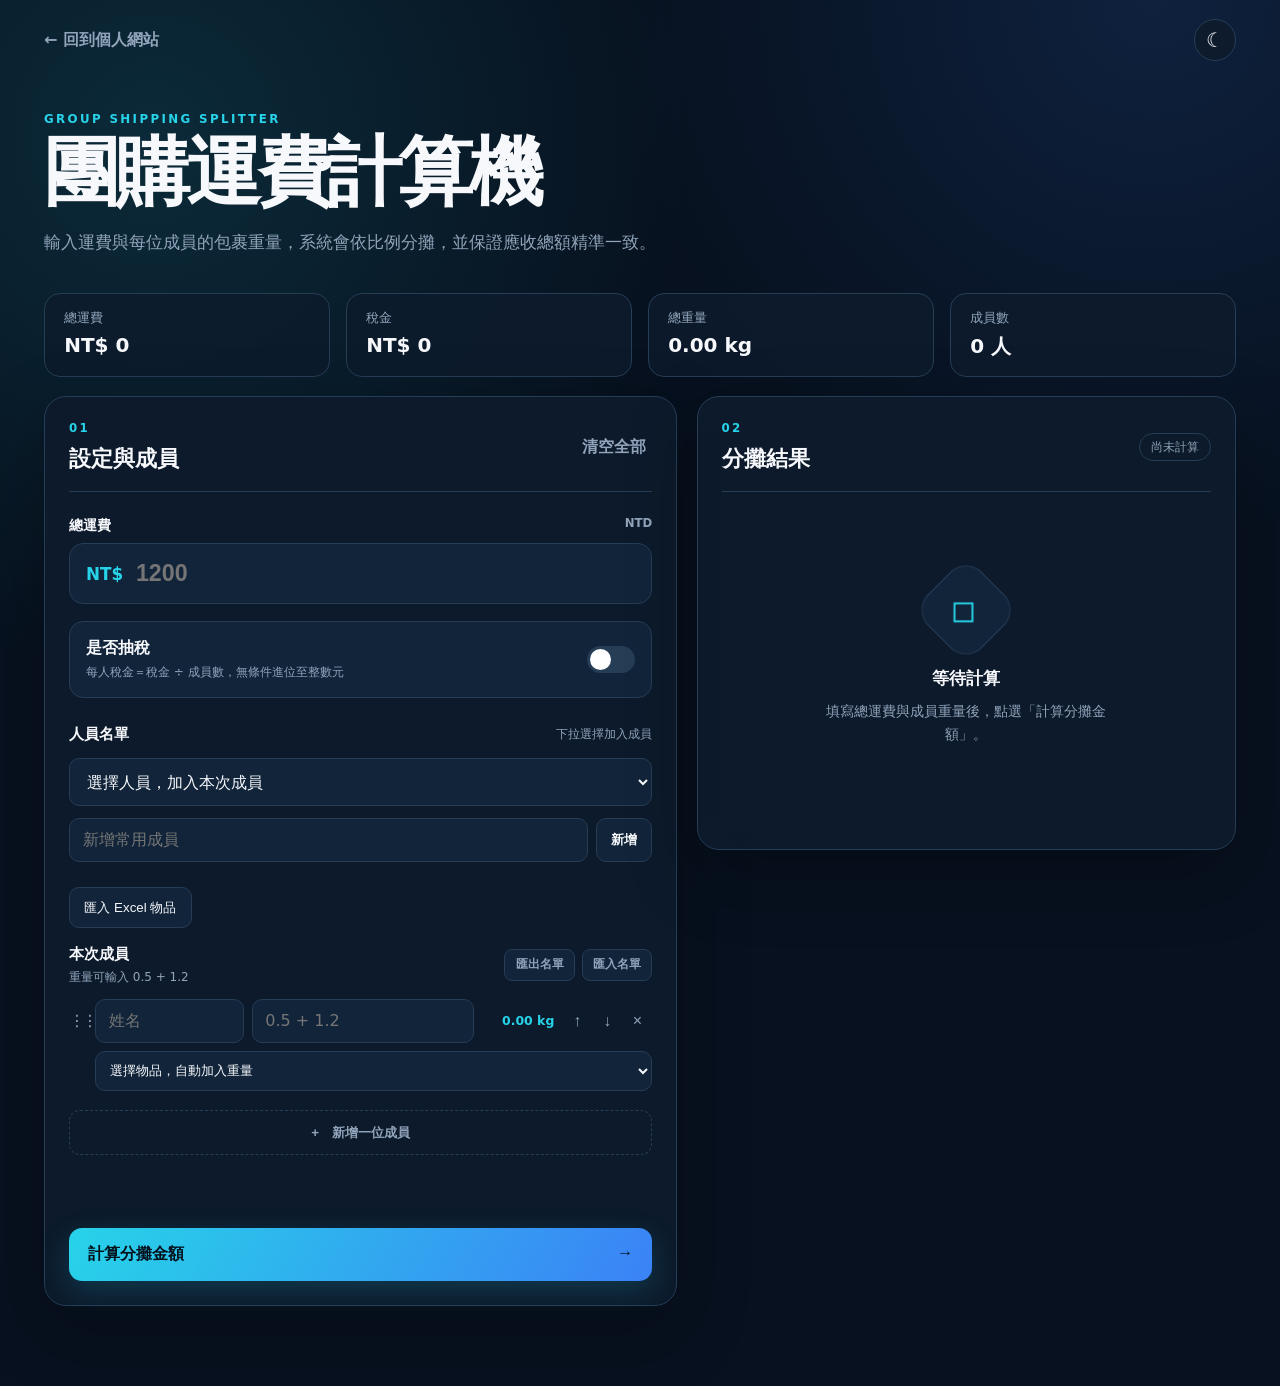
<file: shipping-calculator/index.html>
<!doctype html>
<html lang="zh-Hant">
<head>
  <meta charset="utf-8">
  <meta name="viewport" content="width=device-width, initial-scale=1">
  <meta name="theme-color" content="#07111f">
  <title>團購運費計算機</title>
  <meta name="description" content="依重量比例公平分攤團購運費，支援重量加總、常用成員、複製與 CSV 匯出。">
  <link rel="icon" href="../assets/icon/pwa-192.png">
  <link rel="stylesheet" href="style.css?v=10">
</head>
<body>
  <a class="skip-link" href="#calculator">跳到計算區</a>
  <header class="topbar">
    <a class="back-link" href="../" aria-label="回到劉峻瑋個人網站">← <span>回到個人網站</span></a>
    <button id="theme-toggle" class="icon-button" type="button" aria-label="切換深淺色模式" title="切換深淺色模式">☾</button>
  </header>

  <main id="calculator" class="app-shell">
    <section class="hero" aria-labelledby="page-title">
      <p class="eyebrow">GROUP SHIPPING SPLITTER</p>
      <h1 id="page-title">團購運費計算機</h1>
      <p>輸入運費與每位成員的包裹重量，系統會依比例分攤，並保證應收總額精準一致。</p>
    </section>

    <section class="summary-grid" aria-label="計算摘要">
      <article><span>總運費</span><strong id="summary-shipping">NT$ 0</strong></article>
      <article><span>稅金</span><strong id="summary-tax">NT$ 0</strong></article>
      <article><span>總重量</span><strong id="summary-weight">0.00 kg</strong></article>
      <article><span>成員數</span><strong id="summary-members">0 人</strong></article>
    </section>

    <div class="workspace">
      <section class="panel input-panel" aria-labelledby="input-title">
        <div class="panel-heading">
          <div><p class="step">01</p><h2 id="input-title">設定與成員</h2></div>
          <button id="clear-all" class="text-button danger" type="button">清空全部</button>
        </div>

        <label class="field shipping-field" for="shipping">
          <span>總運費 <small>NTD</small></span>
          <span class="money-input"><b>NT$</b><input id="shipping" inputmode="numeric" type="number" min="1" step="1" placeholder="1200" autocomplete="off"></span>
        </label>

        <div class="tax-block">
          <label class="tax-toggle" for="tax-enabled">
            <span><strong>是否抽稅</strong><small>每人稅金＝稅金 ÷ 成員數，無條件進位至整數元</small></span>
            <span class="switch"><input id="tax-enabled" type="checkbox"><span aria-hidden="true"></span></span>
          </label>
          <label id="tax-field" class="field tax-field" for="tax" hidden>
            <span>稅金總額 <small>NTD</small></span>
            <span class="money-input"><b>NT$</b><input id="tax" inputmode="numeric" type="number" min="1" step="1" placeholder="300" autocomplete="off"></span>
          </label>
        </div>

        <div class="presets-block">
          <div class="subheading"><h3>人員名單</h3><span>下拉選擇加入成員</span></div>
          <div id="preset-list" class="preset-list" aria-label="常用成員"></div>
          <form id="preset-form" class="inline-form">
            <label class="sr-only" for="preset-name">新增常用成員姓名</label>
            <input id="preset-name" maxlength="30" placeholder="新增常用成員">
            <button type="submit">新增</button>
          </form>
        </div>

        <div class="members-block">
          <div class="product-import">
            <button id="import-products" type="button">匯入 Excel 物品</button>
            <input id="products-file" type="file" accept=".xlsx" hidden>
            <p id="products-status" role="status"></p>
          </div>
          <div class="subheading members-heading">
            <div><h3>本次成員</h3><span>重量可輸入 0.5 + 1.2</span></div>
            <div class="list-actions">
              <button id="export-list" type="button">匯出名單</button>
              <button id="import-list" type="button">匯入名單</button>
              <input id="import-file" class="sr-only" type="file" accept="application/json,.json">
            </div>
          </div>
          <div id="member-list" class="member-list"></div>
          <button id="add-member" class="add-button" type="button">+　新增一位成員</button>
          <p id="list-status" class="list-status" role="status" aria-live="polite"></p>
        </div>

        <p id="form-error" class="error-message" role="alert" aria-live="polite"></p>
        <button id="calculate" class="primary-button" type="button">計算分攤金額 <span>→</span></button>
      </section>

      <section class="panel result-panel" aria-labelledby="result-title">
        <div class="panel-heading">
          <div><p class="step">02</p><h2 id="result-title">分攤結果</h2></div>
          <span id="result-status" class="status-pill">尚未計算</span>
        </div>
        <div id="empty-result" class="empty-state">
          <div class="package-icon" aria-hidden="true">◇</div>
          <h3>等待計算</h3>
          <p>填寫總運費與成員重量後，點選「計算分攤金額」。</p>
        </div>
        <div id="result-content" class="result-content" hidden>
          <div class="result-table-wrap">
            <table>
              <thead><tr><th>成員</th><th>重量</th><th>比例</th><th>運費</th><th>稅金</th><th>應付</th></tr></thead>
              <tbody id="result-rows"></tbody>
              <tfoot><tr><th>合計</th><td id="result-weight"></td><td>100%</td><td id="result-shipping"></td><td id="result-tax"></td><td id="result-total"></td></tr></tfoot>
            </table>
          </div>
          <p class="rounding-note">運費依重量分攤並精準取整；每人稅金無條件進位，因此稅金實收合計可能高於原稅金。</p>
          <div class="result-actions">
            <button id="copy-result" type="button">複製結果</button>
            <button id="export-csv" type="button">匯出 CSV</button>
          </div>
          <p id="copy-status" class="copy-status" role="status" aria-live="polite"></p>
        </div>
      </section>
    </div>
  </main>

  <template id="member-template">
    <div class="member-row">
      <span class="drag-handle" aria-hidden="true">⋮⋮</span>
      <label><span class="sr-only">成員姓名</span><input class="member-name" maxlength="30" placeholder="姓名" autocomplete="off"></label>
      <label><span class="sr-only">重量計算式</span><input class="member-weight" inputmode="decimal" placeholder="0.5 + 1.2" autocomplete="off"></label>
      <label class="product-picker"><span class="sr-only">選擇物品並加入重量</span><select class="product-select" aria-label="選擇物品並加入重量"><option value="">選擇物品，自動加入重量</option></select></label>
      <output class="member-total">0.00 kg</output>
      <div class="row-actions">
        <button class="move-up" type="button" aria-label="上移">↑</button>
        <button class="move-down" type="button" aria-label="下移">↓</button>
        <button class="remove-member" type="button" aria-label="移除成員">×</button>
      </div>
    </div>
  </template>
  <script src="vendor/xlsx.full.min.js" defer></script>
  <script src="vendor/opencc.js" defer></script>
  <script src="app.js?v=10" defer></script>
</body>
</html>
</file>
<file: shipping-calculator/style.css>
:root{color-scheme:dark;--bg:#07111f;--panel:#0d1b2d;--panel-2:#11243a;--line:#263d56;--text:#f6f8fb;--muted:#91a4ba;--cyan:#27d3e8;--blue:#3b82f6;--danger:#ff6b7a;--shadow:0 24px 70px rgba(0,0,0,.28)}
[hidden]{display:none!important}
[data-theme="light"]{color-scheme:light;--bg:#edf4f8;--panel:#fff;--panel-2:#f4f8fb;--line:#d6e2eb;--text:#102033;--muted:#607286;--cyan:#0891b2;--blue:#2563eb;--danger:#d9364f;--shadow:0 24px 70px rgba(24,55,78,.12)}
*{box-sizing:border-box}html{scroll-behavior:smooth}body{margin:0;min-height:100vh;background:radial-gradient(circle at 12% 10%,rgba(39,211,232,.13),transparent 32%),radial-gradient(circle at 90% 0,rgba(59,130,246,.14),transparent 30%),var(--bg);color:var(--text);font-family:Inter,"Noto Sans TC","Microsoft JhengHei",system-ui,sans-serif}.skip-link{position:fixed;left:1rem;top:-5rem;z-index:20;padding:.7rem 1rem;background:var(--text);color:var(--bg);border-radius:.5rem}.skip-link:focus{top:1rem}.topbar{max-width:1240px;margin:auto;padding:1.2rem 1.5rem;display:flex;justify-content:space-between;align-items:center}.back-link{color:var(--muted);text-decoration:none;font-weight:700}.back-link:hover{color:var(--cyan)}.icon-button{border:1px solid var(--line);background:var(--panel);color:var(--text);width:42px;height:42px;border-radius:50%;font-size:1.25rem;cursor:pointer}.app-shell{max-width:1240px;margin:auto;padding:2rem 1.5rem 5rem}.hero{max-width:760px;margin-bottom:2.25rem}.eyebrow,.step{margin:0 0 .55rem;color:var(--cyan);font-size:.74rem;font-weight:900;letter-spacing:.2em}.hero h1{font-size:clamp(2.3rem,6vw,4.7rem);line-height:1;margin:.1rem 0 1rem;letter-spacing:-.055em}.hero>p:last-child{color:var(--muted);font-size:1.05rem;line-height:1.8}.summary-grid{display:grid;grid-template-columns:repeat(3,1fr);gap:1rem;margin-bottom:1.2rem}.summary-grid article{padding:1rem 1.2rem;border:1px solid var(--line);background:color-mix(in srgb,var(--panel) 86%,transparent);border-radius:16px}.summary-grid span{display:block;color:var(--muted);font-size:.8rem}.summary-grid strong{display:block;margin-top:.35rem;font-size:1.25rem}.workspace{display:grid;grid-template-columns:minmax(0,1.08fr) minmax(380px,.92fr);gap:1.2rem;align-items:start}.panel{background:color-mix(in srgb,var(--panel) 94%,transparent);border:1px solid var(--line);border-radius:22px;padding:1.5rem;box-shadow:var(--shadow);backdrop-filter:blur(14px)}.result-panel{position:sticky;top:1rem}.panel-heading,.subheading{display:flex;align-items:center;justify-content:space-between;gap:1rem}.panel-heading{padding-bottom:1.1rem;border-bottom:1px solid var(--line)}h2,h3{margin:0}h2{font-size:1.35rem}.text-button{border:0;background:none;color:var(--muted);font:inherit;font-weight:700;cursor:pointer}.text-button.danger:hover{color:var(--danger)}.field{display:block;margin:1.5rem 0}.field>span:first-child{display:flex;justify-content:space-between;margin-bottom:.55rem;font-size:.88rem;font-weight:800}.field small{color:var(--muted)}.money-input{display:flex;align-items:center;background:var(--panel-2);border:1px solid var(--line);border-radius:14px;padding:0 1rem}.money-input:focus-within{border-color:var(--cyan);box-shadow:0 0 0 3px rgba(39,211,232,.12)}.money-input b{color:var(--cyan);font-size:1.05rem}.money-input input{width:100%;padding:1rem .8rem;border:0;background:transparent;color:var(--text);font-size:1.45rem;font-weight:850;outline:0}.presets-block,.members-block{margin-top:1.6rem}.subheading{margin-bottom:.8rem}.subheading h3{font-size:.95rem}.subheading span{color:var(--muted);font-size:.75rem}.preset-list{display:flex;flex-wrap:wrap;gap:.55rem;min-height:36px}.preset-chip{display:inline-flex;align-items:center;border:1px solid var(--line);background:var(--panel-2);border-radius:999px;overflow:hidden}.preset-chip button{border:0;background:transparent;color:var(--text);padding:.52rem .72rem;cursor:pointer}.preset-chip .delete-preset{color:var(--muted);padding-left:.25rem}.preset-chip .delete-preset:hover{color:var(--danger)}.inline-form{display:flex;gap:.5rem;margin-top:.7rem}.inline-form input,.member-row input{min-width:0;border:1px solid var(--line);background:var(--panel-2);color:var(--text);border-radius:10px;padding:.72rem .8rem;font:inherit;outline:0}.inline-form input{flex:1}.inline-form button,.result-actions button{border:1px solid var(--line);background:var(--panel-2);color:var(--text);border-radius:10px;padding:.7rem .9rem;font-weight:750;cursor:pointer}input:focus-visible,button:focus-visible,a:focus-visible{outline:3px solid color-mix(in srgb,var(--cyan) 55%,transparent);outline-offset:2px}.member-list{display:grid;gap:.6rem}.member-row{display:grid;grid-template-columns:18px minmax(95px,.8fr) minmax(130px,1.2fr) 72px auto;gap:.5rem;align-items:center}.drag-handle{color:var(--muted);letter-spacing:-.18em}.member-row label,.member-row input{width:100%}.member-total{text-align:right;color:var(--cyan);font-size:.78rem;font-weight:800}.row-actions{display:flex}.row-actions button{width:30px;height:34px;border:0;background:transparent;color:var(--muted);cursor:pointer;font-size:1rem}.row-actions button:hover{color:var(--cyan)}.row-actions .remove-member:hover{color:var(--danger)}.add-button{width:100%;margin-top:.75rem;padding:.8rem;border:1px dashed var(--line);background:transparent;color:var(--muted);border-radius:11px;cursor:pointer;font-weight:750}.add-button:hover{border-color:var(--cyan);color:var(--cyan)}.error-message{min-height:1.4rem;color:var(--danger);font-size:.84rem;margin:.8rem 0}.primary-button{width:100%;border:0;background:linear-gradient(120deg,var(--cyan),var(--blue));color:#03111c;padding:1rem 1.2rem;border-radius:13px;font-size:1rem;font-weight:900;display:flex;justify-content:space-between;cursor:pointer;box-shadow:0 10px 30px rgba(39,211,232,.18)}.primary-button:hover{transform:translateY(-1px);filter:brightness(1.08)}.status-pill{padding:.36rem .7rem;border:1px solid var(--line);border-radius:99px;color:var(--muted);font-size:.72rem}.status-pill.ready{color:var(--cyan);border-color:color-mix(in srgb,var(--cyan) 45%,var(--line));background:color-mix(in srgb,var(--cyan) 8%,transparent)}.empty-state{text-align:center;padding:5rem 1rem}.package-icon{width:76px;height:76px;display:grid;place-items:center;margin:0 auto 1.2rem;border:1px solid var(--line);border-radius:22px;background:var(--panel-2);color:var(--cyan);font-size:2.3rem;transform:rotate(45deg)}.empty-state h3{font-size:1.05rem}.empty-state p{max-width:320px;margin:.65rem auto 0;color:var(--muted);line-height:1.6;font-size:.88rem}.result-content{padding-top:1rem}.result-table-wrap{overflow-x:auto}table{width:100%;border-collapse:collapse;font-variant-numeric:tabular-nums}th,td{padding:.85rem .45rem;border-bottom:1px solid var(--line);text-align:right;white-space:nowrap}th:first-child,td:first-child{text-align:left}thead th{color:var(--muted);font-size:.72rem;text-transform:uppercase}tbody td:last-child,tfoot td:last-child{color:var(--cyan);font-weight:900}tfoot th,tfoot td{border-bottom:0;padding-top:1.1rem}.rounding-note{color:var(--muted);font-size:.75rem;line-height:1.55;padding:.85rem;background:var(--panel-2);border-radius:10px}.result-actions{display:grid;grid-template-columns:1fr 1fr;gap:.6rem;margin-top:1rem}.result-actions button:hover{border-color:var(--cyan);color:var(--cyan)}.copy-status{min-height:1.2rem;text-align:center;color:var(--cyan);font-size:.78rem}.sr-only{position:absolute;width:1px;height:1px;padding:0;margin:-1px;overflow:hidden;clip:rect(0,0,0,0);white-space:nowrap;border:0}
@media(max-width:900px){.workspace{grid-template-columns:1fr}.result-panel{position:static}.hero h1{font-size:clamp(2.4rem,10vw,4rem)}}
@media(max-width:600px){.topbar,.app-shell{padding-left:1rem;padding-right:1rem}.app-shell{padding-top:1rem}.summary-grid{grid-template-columns:1fr 1fr}.summary-grid article:first-child{grid-column:1/-1}.panel{padding:1rem;border-radius:18px}.member-row{grid-template-columns:minmax(80px,.85fr) minmax(110px,1.15fr) 64px}.drag-handle{display:none}.row-actions{grid-column:1/-1;justify-content:flex-end;margin-top:-.3rem}.member-row input{font-size:16px}.subheading{align-items:flex-end}.subheading span{text-align:right}.back-link span{display:none}}
@media(prefers-reduced-motion:reduce){html{scroll-behavior:auto}*,*::before,*::after{transition:none!important}}

/* Tax, list transfer, and number-input refinements */
.summary-grid{grid-template-columns:repeat(4,1fr)}
.workspace,.panel{min-width:0}.result-table-wrap{max-width:100%}
.product-select option:disabled{color:#8792a0;background:var(--panel-2)}.selected-products{display:flex;flex-wrap:wrap;gap:.4rem;margin-top:.45rem}.selected-products button{border:1px solid var(--line);border-radius:8px;background:var(--panel-2);color:var(--cyan);padding:.4rem .6rem;cursor:pointer;text-align:left}
.product-import{margin-bottom:1rem}.product-import button{padding:.65rem .9rem;background:var(--panel-2);border:1px solid var(--line);border-radius:10px;color:var(--text);cursor:pointer}.product-import p{font-size:.78rem;color:var(--cyan)}.product-picker{grid-column:2/-1;grid-row:2}.product-select{width:100%;min-width:0;padding:.65rem;background:var(--panel-2);color:var(--text);border:1px solid var(--line);border-radius:10px}.product-select:focus-visible{outline:2px solid var(--cyan)}
@media(max-width:600px){.product-picker{grid-column:1/-1;grid-row:auto}.summary-grid{grid-template-columns:repeat(2,1fr)}}
.money-input input{appearance:textfield;-moz-appearance:textfield}
.money-input input:focus-visible{outline:0}
.money-input input::-webkit-inner-spin-button,.money-input input::-webkit-outer-spin-button{-webkit-appearance:none;margin:0}
.tax-block{margin:-.45rem 0 1.2rem;border:1px solid var(--line);background:var(--panel-2);border-radius:14px;padding:1rem}
.tax-toggle{display:flex;align-items:center;justify-content:space-between;gap:1rem;cursor:pointer}
.tax-toggle>span:first-child{display:grid;gap:.3rem}
.tax-toggle small{color:var(--muted);font-size:.75rem;line-height:1.45}
.switch{position:relative;flex:0 0 auto}.switch input{position:absolute;opacity:0;pointer-events:none}
.switch>span{position:relative;display:block;width:48px;height:27px;border-radius:99px;background:var(--line);transition:.2s}
.switch>span::after{content:"";position:absolute;top:3px;left:3px;display:block;width:21px;height:21px;margin:0;border-radius:50%;background:#fff;transition:.2s}
.person-select{width:100%;padding:.8rem;border:1px solid var(--line);border-radius:10px;background:var(--panel-2);color:var(--text);font:inherit}.preset-list{display:block}
.switch input:checked+span{background:var(--cyan)}.switch input:checked+span::after{transform:translateX(21px)}
.switch input:focus-visible+span{outline:3px solid color-mix(in srgb,var(--cyan) 55%,transparent);outline-offset:2px}
.tax-field{margin:1rem 0 0}.members-heading>div:first-child{display:grid;gap:.25rem}.list-actions{display:flex;gap:.4rem}
.list-actions button{border:1px solid var(--line);background:var(--panel-2);color:var(--muted);border-radius:8px;padding:.45rem .65rem;font-size:.72rem;font-weight:750;cursor:pointer}
.list-actions button:hover{border-color:var(--cyan);color:var(--cyan)}.list-status{min-height:1.1rem;margin:.45rem 0 0;color:var(--cyan);font-size:.75rem}
@media(max-width:600px){.summary-grid article:first-child{grid-column:auto}.members-heading{align-items:flex-start;flex-direction:column}.list-actions{width:100%}.list-actions button{flex:1}.tax-toggle{align-items:flex-start}}
</file>
